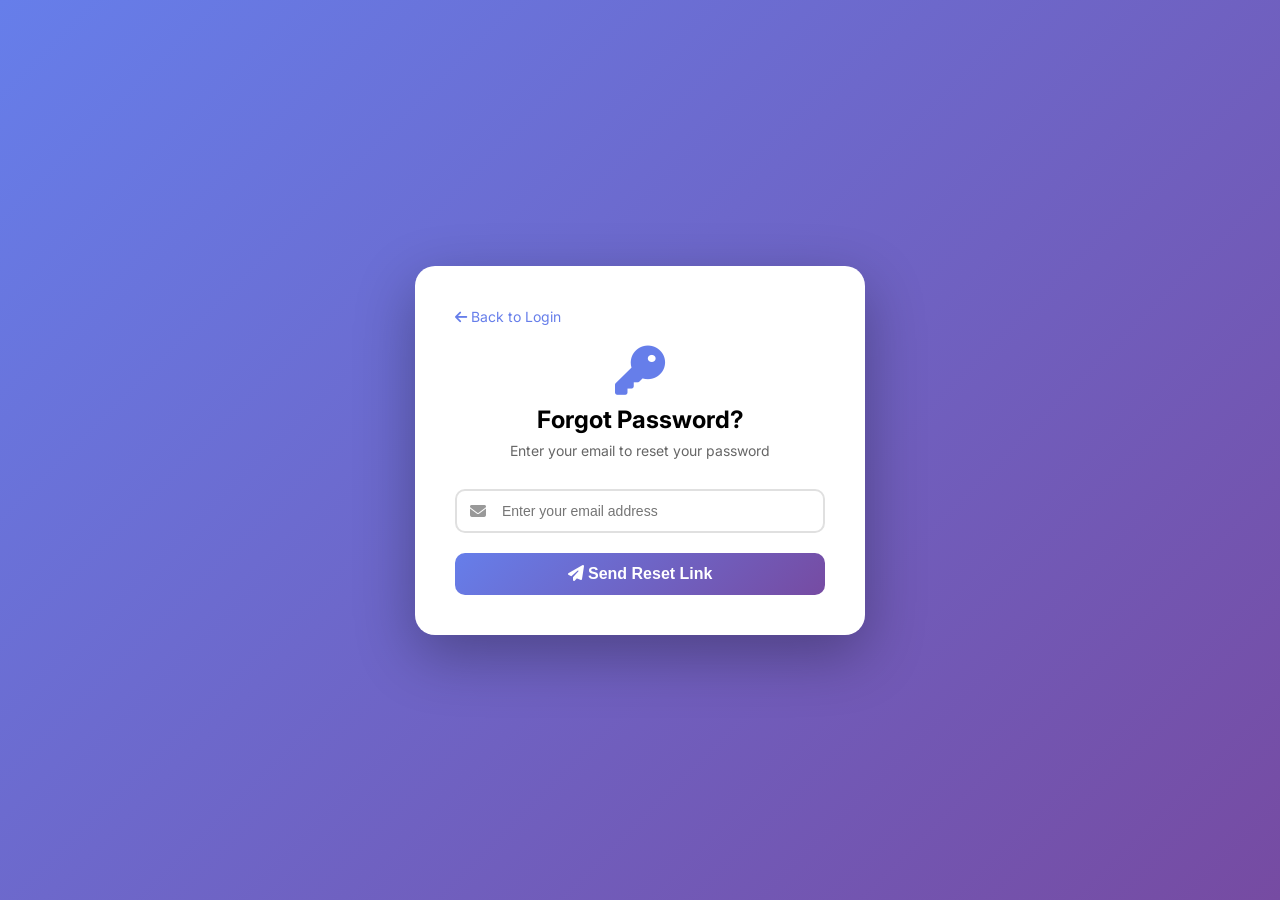
<file: static/forgot-password.html>
<!DOCTYPE html>
<html lang="en">
<head>
    <meta charset="UTF-8">
    <meta name="viewport" content="width=device-width, initial-scale=1.0">
    <title>Tap & Pay - Forgot Password</title>
    <link href="https://fonts.googleapis.com/css2?family=Inter:opsz,wght@14..32,300;14..32,400;14..32,500;14..32,600;14..32,700&display=swap" rel="stylesheet">
    <link rel="stylesheet" href="https://cdnjs.cloudflare.com/ajax/libs/font-awesome/6.4.0/css/all.min.css">
    <style>
        * {
            margin: 0;
            padding: 0;
            box-sizing: border-box;
        }

        body {
            font-family: 'Inter', sans-serif;
            background: linear-gradient(135deg, #667eea 0%, #764ba2 100%);
            min-height: 100vh;
            display: flex;
            align-items: center;
            justify-content: center;
            padding: 20px;
        }

        .container {
            width: 100%;
            max-width: 450px;
        }

        .card {
            background: white;
            border-radius: 20px;
            padding: 40px;
            box-shadow: 0 20px 60px rgba(0,0,0,0.3);
            animation: slideUp 0.5s ease;
        }

        @keyframes slideUp {
            from {
                opacity: 0;
                transform: translateY(30px);
            }
            to {
                opacity: 1;
                transform: translateY(0);
            }
        }

        .back-link {
            display: inline-block;
            margin-bottom: 20px;
            color: #667eea;
            text-decoration: none;
            font-size: 14px;
        }

        .back-link:hover {
            text-decoration: underline;
        }

        .logo {
            text-align: center;
            margin-bottom: 30px;
        }

        .logo i {
            font-size: 50px;
            color: #667eea;
        }

        .logo h1 {
            font-size: 24px;
            margin-top: 10px;
        }

        .form-group {
            margin-bottom: 20px;
        }

        .input-group {
            position: relative;
        }

        .input-group i {
            position: absolute;
            left: 15px;
            top: 50%;
            transform: translateY(-50%);
            color: #999;
        }

        .input-group input {
            width: 100%;
            padding: 12px 15px 12px 45px;
            border: 2px solid #e0e0e0;
            border-radius: 10px;
            font-size: 14px;
            transition: all 0.3s ease;
        }

        .input-group input:focus {
            outline: none;
            border-color: #667eea;
        }

        .btn {
            width: 100%;
            padding: 12px;
            background: linear-gradient(135deg, #667eea 0%, #764ba2 100%);
            color: white;
            border: none;
            border-radius: 10px;
            font-size: 16px;
            font-weight: 600;
            cursor: pointer;
            transition: transform 0.2s ease;
        }

        .btn:hover {
            transform: translateY(-2px);
        }

        .btn:disabled {
            opacity: 0.7;
            cursor: not-allowed;
        }

        .error-message, .success-message, .info-message {
            padding: 12px;
            border-radius: 8px;
            margin-bottom: 20px;
            display: none;
            font-size: 14px;
        }

        .error-message {
            background: #fee2e2;
            color: #dc2626;
        }

        .success-message {
            background: #d1fae5;
            color: #065f46;
        }

        .info-message {
            background: #dbeafe;
            color: #1e40af;
        }

        .spinner {
            display: inline-block;
            width: 16px;
            height: 16px;
            border: 2px solid white;
            border-top-color: transparent;
            border-radius: 50%;
            animation: spin 0.6s linear infinite;
            margin-right: 8px;
        }

        @keyframes spin {
            to { transform: rotate(360deg); }
        }

        .reset-link-box {
            background: #f3f4f6;
            padding: 15px;
            border-radius: 10px;
            margin-top: 20px;
            word-break: break-all;
            display: none;
        }

        .reset-link-box p {
            font-size: 12px;
            color: #6b7280;
            margin-bottom: 8px;
        }

        .reset-link-box a {
            color: #667eea;
            text-decoration: none;
            font-size: 12px;
        }

        .copy-btn {
            background: #667eea;
            color: white;
            border: none;
            padding: 5px 10px;
            border-radius: 5px;
            cursor: pointer;
            font-size: 12px;
            margin-top: 8px;
        }
    </style>
</head>
<body>
    <div class="container">
        <div class="card">
            <a href="login.html" class="back-link">
                <i class="fas fa-arrow-left"></i> Back to Login
            </a>

            <div class="logo">
                <i class="fas fa-key"></i>
                <h1>Forgot Password?</h1>
                <p style="font-size: 14px; color: #666; margin-top: 8px;">Enter your email to reset your password</p>
            </div>

            <div id="errorMessage" class="error-message"></div>
            <div id="successMessage" class="success-message"></div>
            <div id="infoMessage" class="info-message"></div>

            <form id="forgotForm">
                <div class="form-group">
                    <div class="input-group">
                        <i class="fas fa-envelope"></i>
                        <input type="email" id="email" required placeholder="Enter your email address">
                    </div>
                </div>

                <button type="submit" class="btn" id="submitBtn">
                    <i class="fas fa-paper-plane"></i> Send Reset Link
                </button>
            </form>

            <div id="resetLinkBox" class="reset-link-box">
                <p><i class="fas fa-link"></i> Your password reset link (copy this link):</p>
                <a id="resetLink" href="#" target="_blank"></a>
                <br>
                <button class="copy-btn" onclick="copyResetLink()">
                    <i class="fas fa-copy"></i> Copy Link
                </button>
                <p style="margin-top: 10px; font-size: 11px; color: #999;">
                    <i class="fas fa-envelope"></i> In production, this link would be sent to your email.
                </p>
            </div>
        </div>
    </div>

    <script>
        let currentResetLink = '';

        document.getElementById('forgotForm').addEventListener('submit', async (e) => {
            e.preventDefault();
            
            const email = document.getElementById('email').value;
            const submitBtn = document.getElementById('submitBtn');
            const originalText = submitBtn.innerHTML;
            
            submitBtn.innerHTML = '<div class="spinner"></div> Sending...';
            submitBtn.disabled = true;
            
            document.getElementById('errorMessage').style.display = 'none';
            document.getElementById('successMessage').style.display = 'none';
            document.getElementById('infoMessage').style.display = 'none';
            document.getElementById('resetLinkBox').style.display = 'none';
            
            try {
                const response = await fetch('/auth/forgot-password', {
                    method: 'POST',
                    headers: { 'Content-Type': 'application/json' },
                    body: JSON.stringify({ email })
                });
                
                const result = await response.json();
                
                if (result.success) {
                    document.getElementById('successMessage').innerHTML = result.message || 'Reset link sent!';
                    document.getElementById('successMessage').style.display = 'block';
                    
                    // Show reset link if provided (for demo)
                    if (result.reset_link) {
                        currentResetLink = result.reset_link;
                        document.getElementById('resetLink').href = currentResetLink;
                        document.getElementById('resetLink').textContent = currentResetLink;
                        document.getElementById('resetLinkBox').style.display = 'block';
                    }
                    
                    document.getElementById('email').value = '';
                } else {
                    document.getElementById('errorMessage').innerHTML = result.error || 'Failed to send reset link';
                    document.getElementById('errorMessage').style.display = 'block';
                }
            } catch (error) {
                console.error('Error:', error);
                document.getElementById('errorMessage').innerHTML = 'Network error. Please make sure the server is running.';
                document.getElementById('errorMessage').style.display = 'block';
            } finally {
                submitBtn.innerHTML = originalText;
                submitBtn.disabled = false;
            }
        });

        function copyResetLink() {
            navigator.clipboard.writeText(currentResetLink);
            alert('Reset link copied to clipboard!');
        }
    </script>
</body>
</html>
</file>
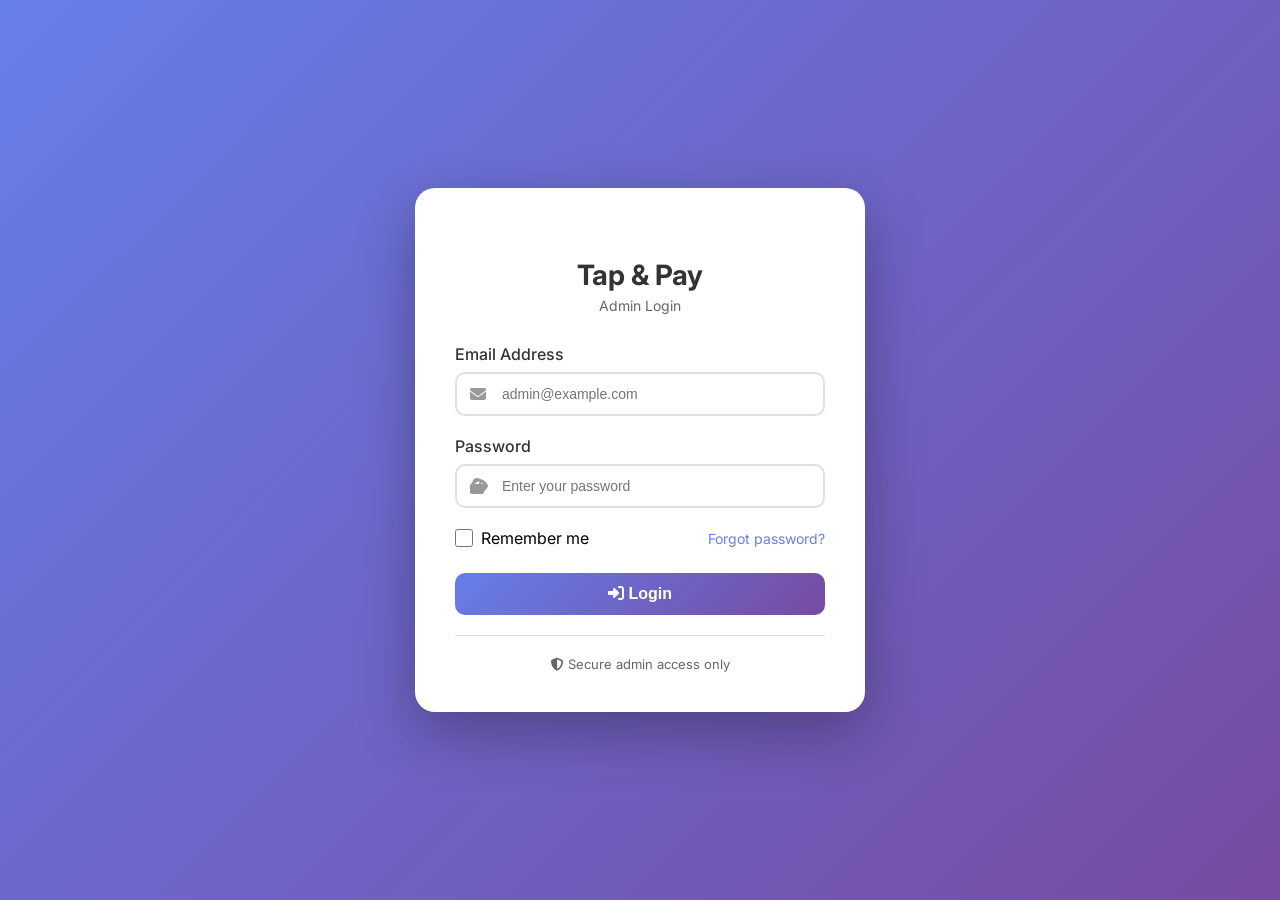
<file: static/login.html>
<!DOCTYPE html>
<html lang="en">
<head>
    <meta charset="UTF-8">
    <meta name="viewport" content="width=device-width, initial-scale=1.0">
    <title>Tap & Pay - Admin Login</title>
    <link href="https://fonts.googleapis.com/css2?family=Inter:opsz,wght@14..32,300;14..32,400;14..32,500;14..32,600;14..32,700&display=swap" rel="stylesheet">
    <link rel="stylesheet" href="https://cdnjs.cloudflare.com/ajax/libs/font-awesome/6.4.0/css/all.min.css">
    <style>
        * {
            margin: 0;
            padding: 0;
            box-sizing: border-box;
        }

        body {
            font-family: 'Inter', sans-serif;
            background: linear-gradient(135deg, #667eea 0%, #764ba2 100%);
            min-height: 100vh;
            display: flex;
            align-items: center;
            justify-content: center;
            padding: 20px;
        }

        .login-container {
            width: 100%;
            max-width: 450px;
        }

        .login-card {
            background: white;
            border-radius: 20px;
            padding: 40px;
            box-shadow: 0 20px 60px rgba(0,0,0,0.3);
            animation: slideUp 0.5s ease;
        }

        @keyframes slideUp {
            from {
                opacity: 0;
                transform: translateY(30px);
            }
            to {
                opacity: 1;
                transform: translateY(0);
            }
        }

        .logo {
            text-align: center;
            margin-bottom: 30px;
        }

        .logo i {
            font-size: 60px;
            color: #667eea;
        }

        .logo h1 {
            font-size: 28px;
            margin-top: 10px;
            color: #333;
        }

        .logo p {
            color: #666;
            font-size: 14px;
            margin-top: 5px;
        }

        .form-group {
            margin-bottom: 20px;
        }

        .form-group label {
            display: block;
            margin-bottom: 8px;
            font-weight: 500;
            color: #333;
        }

        .input-group {
            position: relative;
        }

        .input-group i {
            position: absolute;
            left: 15px;
            top: 50%;
            transform: translateY(-50%);
            color: #999;
        }

        .input-group input {
            width: 100%;
            padding: 12px 15px 12px 45px;
            border: 2px solid #e0e0e0;
            border-radius: 10px;
            font-size: 14px;
            transition: all 0.3s ease;
        }

        .input-group input:focus {
            outline: none;
            border-color: #667eea;
            box-shadow: 0 0 0 3px rgba(102, 126, 234, 0.1);
        }

        .password-toggle {
            position: absolute;
            right: 15px;
            top: 50%;
            transform: translateY(-50%);
            cursor: pointer;
            color: #999;
        }

        .remember-forgot {
            display: flex;
            justify-content: space-between;
            align-items: center;
            margin-bottom: 25px;
        }

        .checkbox {
            display: flex;
            align-items: center;
            gap: 8px;
        }

        .checkbox input {
            width: 18px;
            height: 18px;
            cursor: pointer;
        }

        .checkbox label {
            margin: 0;
            cursor: pointer;
        }

        .forgot-link {
            color: #667eea;
            text-decoration: none;
            font-size: 14px;
        }

        .forgot-link:hover {
            text-decoration: underline;
        }

        .login-btn {
            width: 100%;
            padding: 12px;
            background: linear-gradient(135deg, #667eea 0%, #764ba2 100%);
            color: white;
            border: none;
            border-radius: 10px;
            font-size: 16px;
            font-weight: 600;
            cursor: pointer;
            transition: transform 0.2s ease;
        }

        .login-btn:hover {
            transform: translateY(-2px);
        }

        .login-btn:disabled {
            opacity: 0.7;
            cursor: not-allowed;
        }

        .error-message {
            background: #fee2e2;
            color: #dc2626;
            padding: 12px;
            border-radius: 8px;
            margin-bottom: 20px;
            display: none;
            font-size: 14px;
        }

        .success-message {
            background: #d1fae5;
            color: #065f46;
            padding: 12px;
            border-radius: 8px;
            margin-bottom: 20px;
            display: none;
            font-size: 14px;
        }

        .info-message {
            text-align: center;
            margin-top: 20px;
            padding-top: 20px;
            border-top: 1px solid #e0e0e0;
            font-size: 13px;
            color: #666;
        }

        .spinner {
            display: inline-block;
            width: 16px;
            height: 16px;
            border: 2px solid white;
            border-top-color: transparent;
            border-radius: 50%;
            animation: spin 0.6s linear infinite;
            margin-right: 8px;
        }

        @keyframes spin {
            to { transform: rotate(360deg); }
        }
    </style>
</head>
<body>
    <div class="login-container">
        <div class="login-card">
            <div class="logo">
                <i class="fas fa-tap"></i>
                <h1>Tap & Pay</h1>
                <p>Admin Login</p>
            </div>

            <div id="errorMessage" class="error-message"></div>
            <div id="successMessage" class="success-message"></div>

            <form id="loginForm">
                <div class="form-group">
                    <label>Email Address</label>
                    <div class="input-group">
                        <i class="fas fa-envelope"></i>
                        <input type="email" id="email" required placeholder="admin@example.com">
                    </div>
                </div>

                <div class="form-group">
                    <label>Password</label>
                    <div class="input-group">
                        <i class="fas fa-lock"></i>
                        <input type="password" id="password" required placeholder="Enter your password">
                        <i class="fas fa-eye password-toggle" onclick="togglePassword()"></i>
                    </div>
                </div>

                <div class="remember-forgot">
                    <label class="checkbox">
                        <input type="checkbox" id="rememberMe">
                        <span>Remember me</span>
                    </label>
                    <a href="forgot-password.html" class="forgot-link">Forgot password?</a>
                </div>

                <button type="submit" class="login-btn" id="loginBtn">
                    <i class="fas fa-sign-in-alt"></i> Login
                </button>
            </form>

            <div class="info-message">
                <i class="fas fa-shield-alt"></i> Secure admin access only
            </div>
        </div>
    </div>

    <script>
        function togglePassword() {
            const passwordInput = document.getElementById('password');
            const icon = document.querySelector('.password-toggle');
            if (passwordInput.type === 'password') {
                passwordInput.type = 'text';
                icon.classList.remove('fa-eye');
                icon.classList.add('fa-eye-slash');
            } else {
                passwordInput.type = 'password';
                icon.classList.remove('fa-eye-slash');
                icon.classList.add('fa-eye');
            }
        }

        document.getElementById('loginForm').addEventListener('submit', async (e) => {
            e.preventDefault();
            
            const email = document.getElementById('email').value;
            const password = document.getElementById('password').value;
            const rememberMe = document.getElementById('rememberMe').checked;
            const loginBtn = document.getElementById('loginBtn');
            const originalText = loginBtn.innerHTML;
            
            // Show loading
            loginBtn.innerHTML = '<div class="spinner"></div> Logging in...';
            loginBtn.disabled = true;
            
            // Clear messages
            document.getElementById('errorMessage').style.display = 'none';
            document.getElementById('successMessage').style.display = 'none';
            
            try {
                const response = await fetch('/auth/login', {
                    method: 'POST',
                    headers: { 'Content-Type': 'application/json' },
                    body: JSON.stringify({ email, password, rememberMe })
                });
                
                const result = await response.json();
                
                if (result.success) {
                    // Store token
                    localStorage.setItem('authToken', result.token);
                    localStorage.setItem('userEmail', email);
                    if (rememberMe) {
                        localStorage.setItem('rememberMe', 'true');
                    }
                    
                    // Show success
                    document.getElementById('successMessage').textContent = 'Login successful! Redirecting...';
                    document.getElementById('successMessage').style.display = 'block';
                    
                    // Redirect to dashboard
                    setTimeout(() => {
                        window.location.href = '/';
                    }, 1000);
                } else {
                    document.getElementById('errorMessage').textContent = result.error || 'Login failed';
                    document.getElementById('errorMessage').style.display = 'block';
                    loginBtn.innerHTML = originalText;
                    loginBtn.disabled = false;
                }
            } catch (error) {
                document.getElementById('errorMessage').textContent = 'Network error. Please try again.';
                document.getElementById('errorMessage').style.display = 'block';
                loginBtn.innerHTML = originalText;
                loginBtn.disabled = false;
            }
        });
        
        // Check if already logged in
        const token = localStorage.getItem('authToken');
        if (token) {
            // Verify token
            fetch('/auth/verify', {
                headers: { 'Authorization': `Bearer ${token}` }
            }).then(res => res.json()).then(data => {
                if (data.valid) {
                    window.location.href = '/';
                }
            });
        }
    </script>
</body>
</html>
</file>
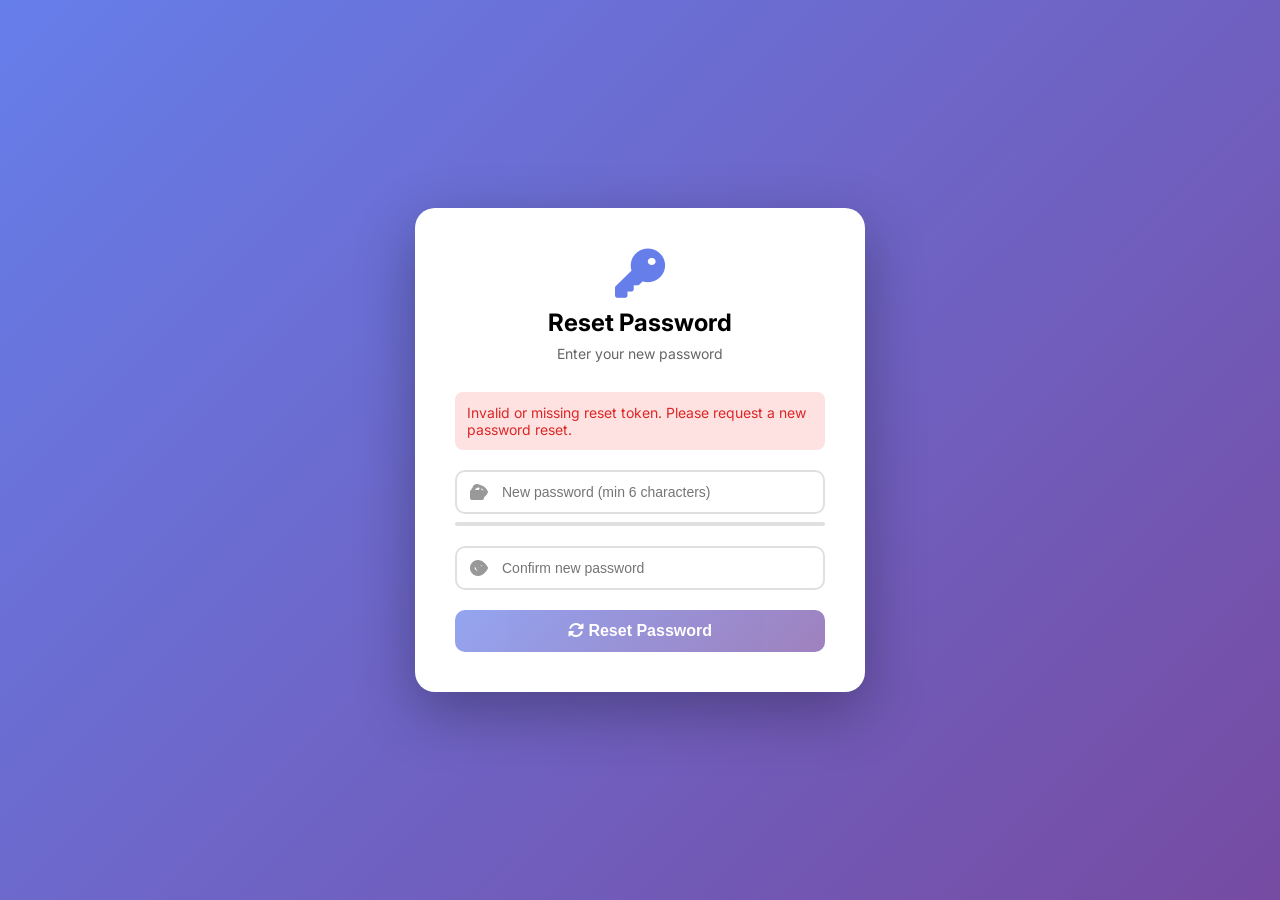
<file: static/reset-password.html>
<!DOCTYPE html>
<html lang="en">
<head>
    <meta charset="UTF-8">
    <meta name="viewport" content="width=device-width, initial-scale=1.0">
    <title>Tap & Pay - Reset Password</title>
    <link href="https://fonts.googleapis.com/css2?family=Inter:opsz,wght@14..32,300;14..32,400;14..32,500;14..32,600;14..32,700&display=swap" rel="stylesheet">
    <link rel="stylesheet" href="https://cdnjs.cloudflare.com/ajax/libs/font-awesome/6.4.0/css/all.min.css">
    <style>
        * { margin: 0; padding: 0; box-sizing: border-box; }
        body {
            font-family: 'Inter', sans-serif;
            background: linear-gradient(135deg, #667eea 0%, #764ba2 100%);
            min-height: 100vh;
            display: flex;
            align-items: center;
            justify-content: center;
            padding: 20px;
        }
        .container { width: 100%; max-width: 450px; }
        .card {
            background: white;
            border-radius: 20px;
            padding: 40px;
            box-shadow: 0 20px 60px rgba(0,0,0,0.3);
            animation: slideUp 0.5s ease;
        }
        @keyframes slideUp {
            from { opacity: 0; transform: translateY(30px); }
            to { opacity: 1; transform: translateY(0); }
        }
        .logo { text-align: center; margin-bottom: 30px; }
        .logo i { font-size: 50px; color: #667eea; }
        .logo h1 { font-size: 24px; margin-top: 10px; }
        .form-group { margin-bottom: 20px; }
        .input-group { position: relative; }
        .input-group i {
            position: absolute;
            left: 15px;
            top: 50%;
            transform: translateY(-50%);
            color: #999;
        }
        .input-group input {
            width: 100%;
            padding: 12px 15px 12px 45px;
            border: 2px solid #e0e0e0;
            border-radius: 10px;
            font-size: 14px;
        }
        .input-group input:focus { outline: none; border-color: #667eea; }
        .password-toggle {
            position: absolute;
            right: 15px;
            top: 50%;
            transform: translateY(-50%);
            cursor: pointer;
            color: #999;
        }
        .btn {
            width: 100%;
            padding: 12px;
            background: linear-gradient(135deg, #667eea 0%, #764ba2 100%);
            color: white;
            border: none;
            border-radius: 10px;
            font-size: 16px;
            font-weight: 600;
            cursor: pointer;
        }
        .btn:hover { transform: translateY(-2px); }
        .btn:disabled { opacity: 0.7; cursor: not-allowed; }
        .error-message, .success-message {
            padding: 12px;
            border-radius: 8px;
            margin-bottom: 20px;
            display: none;
            font-size: 14px;
        }
        .error-message { background: #fee2e2; color: #dc2626; }
        .success-message { background: #d1fae5; color: #065f46; }
        .spinner {
            display: inline-block;
            width: 16px;
            height: 16px;
            border: 2px solid white;
            border-top-color: transparent;
            border-radius: 50%;
            animation: spin 0.6s linear infinite;
            margin-right: 8px;
        }
        @keyframes spin { to { transform: rotate(360deg); } }
        .strength-meter {
            margin-top: 8px;
            height: 4px;
            background: #e0e0e0;
            border-radius: 2px;
            overflow: hidden;
        }
        .strength-bar { height: 100%; width: 0; transition: width 0.3s ease; }
        .strength-text { font-size: 11px; margin-top: 4px; color: #666; }
    </style>
</head>
<body>
    <div class="container">
        <div class="card">
            <div class="logo">
                <i class="fas fa-key"></i>
                <h1>Reset Password</h1>
                <p style="font-size: 14px; color: #666; margin-top: 8px;">Enter your new password</p>
            </div>

            <div id="errorMessage" class="error-message"></div>
            <div id="successMessage" class="success-message"></div>

            <form id="resetForm">
                <div class="form-group">
                    <div class="input-group">
                        <i class="fas fa-lock"></i>
                        <input type="password" id="newPassword" required placeholder="New password (min 6 characters)">
                        <i class="fas fa-eye password-toggle" onclick="togglePassword('newPassword')"></i>
                    </div>
                    <div class="strength-meter">
                        <div class="strength-bar" id="strengthBar"></div>
                    </div>
                    <div class="strength-text" id="strengthText"></div>
                </div>

                <div class="form-group">
                    <div class="input-group">
                        <i class="fas fa-check-circle"></i>
                        <input type="password" id="confirmPassword" required placeholder="Confirm new password">
                        <i class="fas fa-eye password-toggle" onclick="togglePassword('confirmPassword')"></i>
                    </div>
                </div>

                <button type="submit" class="btn" id="resetBtn">
                    <i class="fas fa-sync-alt"></i> Reset Password
                </button>
            </form>
        </div>
    </div>

    <script>
        const urlParams = new URLSearchParams(window.location.search);
        const token = urlParams.get('token');

        if (!token) {
            document.getElementById('errorMessage').innerHTML = 'Invalid or missing reset token. Please request a new password reset.';
            document.getElementById('errorMessage').style.display = 'block';
            document.getElementById('resetBtn').disabled = true;
        }

        function togglePassword(fieldId) {
            const field = document.getElementById(fieldId);
            const icon = event.target;
            if (field.type === 'password') {
                field.type = 'text';
                icon.classList.remove('fa-eye');
                icon.classList.add('fa-eye-slash');
            } else {
                field.type = 'password';
                icon.classList.remove('fa-eye-slash');
                icon.classList.add('fa-eye');
            }
        }

        // Password strength checker
        document.getElementById('newPassword').addEventListener('input', function() {
            const password = this.value;
            const strengthBar = document.getElementById('strengthBar');
            const strengthText = document.getElementById('strengthText');
            
            let strength = 0;
            if (password.length >= 6) strength++;
            if (password.length >= 8) strength++;
            if (/[A-Z]/.test(password)) strength++;
            if (/[0-9]/.test(password)) strength++;
            if (/[^A-Za-z0-9]/.test(password)) strength++;
            
            const width = (strength / 5) * 100;
            strengthBar.style.width = width + '%';
            
            if (strength <= 2) {
                strengthBar.style.background = '#ef4444';
                strengthText.textContent = 'Weak password';
            } else if (strength <= 4) {
                strengthBar.style.background = '#f59e0b';
                strengthText.textContent = 'Medium password';
            } else {
                strengthBar.style.background = '#10b981';
                strengthText.textContent = 'Strong password';
            }
        });

        document.getElementById('resetForm').addEventListener('submit', async (e) => {
            e.preventDefault();
            
            const newPassword = document.getElementById('newPassword').value;
            const confirmPassword = document.getElementById('confirmPassword').value;
            const resetBtn = document.getElementById('resetBtn');
            const originalText = resetBtn.innerHTML;
            
            if (newPassword.length < 6) {
                document.getElementById('errorMessage').innerHTML = 'Password must be at least 6 characters';
                document.getElementById('errorMessage').style.display = 'block';
                return;
            }
            
            if (newPassword !== confirmPassword) {
                document.getElementById('errorMessage').innerHTML = 'Passwords do not match';
                document.getElementById('errorMessage').style.display = 'block';
                return;
            }
            
            resetBtn.innerHTML = '<div class="spinner"></div> Resetting...';
            resetBtn.disabled = true;
            
            document.getElementById('errorMessage').style.display = 'none';
            document.getElementById('successMessage').style.display = 'none';
            
            try {
                const response = await fetch('/auth/reset-password', {
                    method: 'POST',
                    headers: { 'Content-Type': 'application/json' },
                    body: JSON.stringify({ token: token, password: newPassword })
                });
                
                const result = await response.json();
                
                if (result.success) {
                    document.getElementById('successMessage').innerHTML = result.message + ' Redirecting to login...';
                    document.getElementById('successMessage').style.display = 'block';
                    
                    setTimeout(() => {
                        window.location.href = '/login.html';
                    }, 2000);
                } else {
                    document.getElementById('errorMessage').innerHTML = result.error || 'Failed to reset password';
                    document.getElementById('errorMessage').style.display = 'block';
                    resetBtn.innerHTML = originalText;
                    resetBtn.disabled = false;
                }
            } catch (error) {
                console.error('Error:', error);
                document.getElementById('errorMessage').innerHTML = 'Network error. Please make sure the server is running.';
                document.getElementById('errorMessage').style.display = 'block';
                resetBtn.innerHTML = originalText;
                resetBtn.disabled = false;
            }
        });
    </script>
</body>
</html>
</file>
